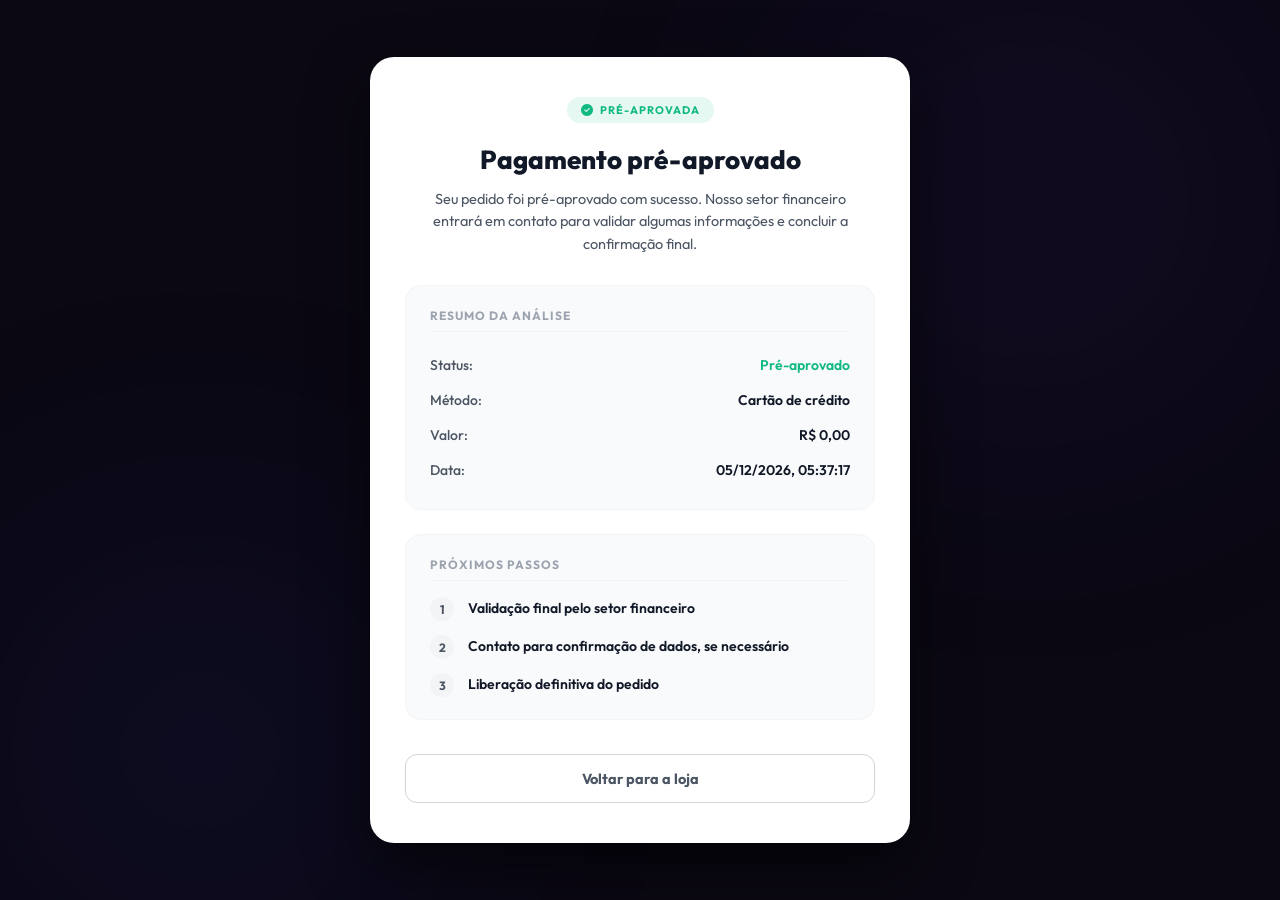
<file: card-pre-approved.html>
<!DOCTYPE html>
<html lang="pt-BR">
<head>
  <meta charset="UTF-8">
  <meta name="viewport" content="width=device-width, initial-scale=1.0">
  <title>Pagamento Pré-Aprovado | Nacional Brasil</title>
  <!-- Google Fonts: Outfit -->
  <link rel="preconnect" href="https://fonts.googleapis.com">
  <link rel="preconnect" href="https://fonts.gstatic.com" crossorigin>
  <link href="https://fonts.googleapis.com/css2?family=Outfit:wght@300;400;500;600;700;800&display=swap" rel="stylesheet">
  <!-- FontAwesome para ícones premium -->
  <link rel="stylesheet" href="https://cdnjs.cloudflare.com/ajax/libs/font-awesome/6.4.0/css/all.min.css">
  
  <style>
    :root {
      --bg-color: #0b0813;
      --primary-color: #7c4dff;
      --text-primary: #1f2937;
      --text-secondary: #4b5563;
      --text-light: #9ca3af;
      --success-color: #10b981;
      --success-bg: rgba(16, 185, 129, 0.1);
      --font-sans: 'Outfit', sans-serif;
    }

    * {
      margin: 0;
      padding: 0;
      box-sizing: border-box;
      font-family: var(--font-sans);
    }

    body {
      background-color: var(--bg-color);
      color: #fff;
      min-height: 100vh;
      display: flex;
      justify-content: center;
      align-items: center;
      overflow-x: hidden;
      position: relative;
      padding: 20px;
    }

    /* Background Blurs */
    .bg-blur-circle {
      position: fixed;
      width: 600px;
      height: 600px;
      border-radius: 50%;
      filter: blur(140px);
      z-index: -1;
      opacity: 0.15;
      pointer-events: none;
    }
    .bg-blur-circle.primary {
      top: -100px;
      right: -50px;
      background: radial-gradient(circle, var(--primary-color) 0%, transparent 70%);
    }
    .bg-blur-circle.secondary {
      bottom: -150px;
      left: -100px;
      background: radial-gradient(circle, #3d5afe 0%, transparent 70%);
    }

    /* Card Container */
    .pre-approved-container {
      width: 100%;
      max-width: 540px;
      background: #ffffff;
      color: var(--text-primary);
      border-radius: 24px;
      padding: 40px 35px;
      box-shadow: 0 25px 60px rgba(0, 0, 0, 0.6);
      display: flex;
      flex-direction: column;
      align-items: center;
      text-align: center;
      animation: fadeInUp 0.6s cubic-bezier(0.16, 1, 0.3, 1);
    }

    @keyframes fadeInUp {
      from {
        opacity: 0;
        transform: translateY(20px);
      }
      to {
        opacity: 1;
        transform: translateY(0);
      }
    }

    /* Badge Verde */
    .status-badge {
      display: inline-flex;
      align-items: center;
      gap: 6px;
      background: var(--success-bg);
      color: var(--success-color);
      font-size: 11px;
      font-weight: 700;
      letter-spacing: 1px;
      padding: 6px 14px;
      border-radius: 20px;
      text-transform: uppercase;
      margin-bottom: 20px;
    }

    .status-badge i {
      font-size: 12px;
    }

    /* Título e Texto */
    h1 {
      font-size: 26px;
      font-weight: 800;
      color: #111827;
      margin-bottom: 12px;
    }

    .description {
      font-size: 14.5px;
      line-height: 1.55;
      color: var(--text-secondary);
      margin-bottom: 30px;
      max-width: 440px;
    }

    /* Seções Internas */
    .info-section {
      width: 100%;
      background: #f9fafb;
      border: 1px solid #f3f4f6;
      border-radius: 16px;
      padding: 22px 24px;
      margin-bottom: 24px;
      text-align: left;
    }

    .info-section h3 {
      font-size: 12px;
      font-weight: 700;
      color: #9ca3af;
      letter-spacing: 1px;
      text-transform: uppercase;
      margin-bottom: 16px;
      border-bottom: 1px solid #f3f4f6;
      padding-bottom: 8px;
    }

    /* Tabela de Resumo */
    .summary-table {
      width: 100%;
      border-collapse: collapse;
    }

    .summary-row {
      display: flex;
      justify-content: space-between;
      padding: 8px 0;
      font-size: 14px;
    }

    .summary-row:not(:last-child) {
      border-bottom: 1px solid #f9fafb;
    }

    .summary-label {
      color: var(--text-secondary);
      font-weight: 500;
    }

    .summary-value {
      color: #111827;
      font-weight: 600;
    }

    /* Próximos Passos */
    .steps-list {
      display: flex;
      flex-direction: column;
      gap: 14px;
    }

    .step-item {
      display: flex;
      gap: 14px;
      align-items: flex-start;
    }

    .step-number {
      width: 24px;
      height: 24px;
      background: #f3f4f6;
      color: var(--text-secondary);
      border-radius: 50%;
      display: flex;
      align-items: center;
      justify-content: center;
      font-size: 12px;
      font-weight: 700;
      flex-shrink: 0;
    }

    .step-text {
      font-size: 14px;
      font-weight: 600;
      color: #111827;
      line-height: 1.4;
      padding-top: 2px;
    }

    /* Botão de Ação */
    .btn-action {
      margin-top: 10px;
      width: 100%;
      padding: 14px 28px;
      background: #ffffff;
      border: 1px solid #d1d5db;
      color: var(--text-secondary);
      font-size: 14.5px;
      font-weight: 700;
      border-radius: 12px;
      cursor: pointer;
      display: inline-flex;
      align-items: center;
      justify-content: center;
      gap: 8px;
      text-decoration: none;
      transition: all 0.2s ease;
    }

    .btn-action:hover {
      background: #f9fafb;
      border-color: #9ca3af;
      color: #111827;
    }

    /* Responsividade */
    @media (max-width: 600px) {
      .pre-approved-container {
        padding: 30px 20px;
        border-radius: 20px;
      }
      h1 {
        font-size: 22px;
      }
      .description {
        font-size: 13.5px;
      }
    }
  </style>
</head>
<body>

  <!-- Background decorativo com blur gradiente -->
  <div class="bg-blur-circle primary"></div>
  <div class="bg-blur-circle secondary"></div>

  <!-- Container Principal -->
  <div class="pre-approved-container">
    
    <!-- Badge Status -->
    <div class="status-badge">
      <i class="fa-solid fa-circle-check"></i>
      <span>Pré-Aprovada</span>
    </div>

    <!-- Título Principal -->
    <h1>Pagamento pré-aprovado</h1>
    
    <!-- Descrição -->
    <p class="description">
      Seu pedido foi pré-aprovado com sucesso. Nosso setor financeiro entrará em contato para validar algumas informações e concluir a confirmação final.
    </p>

    <!-- Resumo da Análise -->
    <div class="info-section">
      <h3>Resumo da Análise</h3>
      <div class="summary-table">
        <div class="summary-row">
          <span class="summary-label">Status:</span>
          <span class="summary-value" style="color: var(--success-color);">Pré-aprovado</span>
        </div>
        <div class="summary-row">
          <span class="summary-label">Método:</span>
          <span class="summary-value">Cartão de crédito</span>
        </div>
        <div class="summary-row">
          <span class="summary-label">Valor:</span>
          <span class="summary-value" id="order-amount">R$ 0,00</span>
        </div>
        <div class="summary-row">
          <span class="summary-label">Data:</span>
          <span class="summary-value" id="order-date">--/--/----, --:--:--</span>
        </div>
      </div>
    </div>

    <!-- Próximos Passos -->
    <div class="info-section">
      <h3>Próximos Passos</h3>
      <div class="steps-list">
        <div class="step-item">
          <div class="step-number">1</div>
          <div class="step-text">Validação final pelo setor financeiro</div>
        </div>
        <div class="step-item">
          <div class="step-number">2</div>
          <div class="step-text">Contato para confirmação de dados, se necessário</div>
        </div>
        <div class="step-item">
          <div class="step-number">3</div>
          <div class="step-text">Liberação definitiva do pedido</div>
        </div>
      </div>
    </div>

    <!-- Botão de Voltar -->
    <a href="/" class="btn-action" id="btn-return">
      Voltar para a loja
    </a>

  </div>

  <script>
    // Recuperar e injetar dados dinâmicos da URL
    document.addEventListener('DOMContentLoaded', () => {
      const urlParams = new URLSearchParams(window.location.search);
      const amountParam = urlParams.get('amount');
      const dateParam = urlParams.get('date');
      const storeParam = urlParams.get('store_url');

      // Formatar e preencher o Valor
      if (amountParam) {
        const numericAmount = parseFloat(amountParam);
        if (!isNaN(numericAmount)) {
          document.getElementById('order-amount').textContent = numericAmount.toLocaleString('pt-BR', {
            style: 'currency',
            currency: 'BRL'
          });
        } else {
          document.getElementById('order-amount').textContent = amountParam;
        }
      }

      // Preencher a Data
      if (dateParam) {
        document.getElementById('order-date').textContent = decodeURIComponent(dateParam);
      } else {
        // Fallback para data e hora atuais
        const now = new Date();
        const formattedDate = now.toLocaleDateString('pt-BR') + ', ' + now.toLocaleTimeString('pt-BR');
        document.getElementById('order-date').textContent = formattedDate;
      }

        // Configurar o redirecionamento do botão de retorno
        const btnReturn = document.getElementById('btn-return');
        btnReturn.href = 'https://nacional-brasil.store';
    });
  </script>
</body>
</html>
</file>
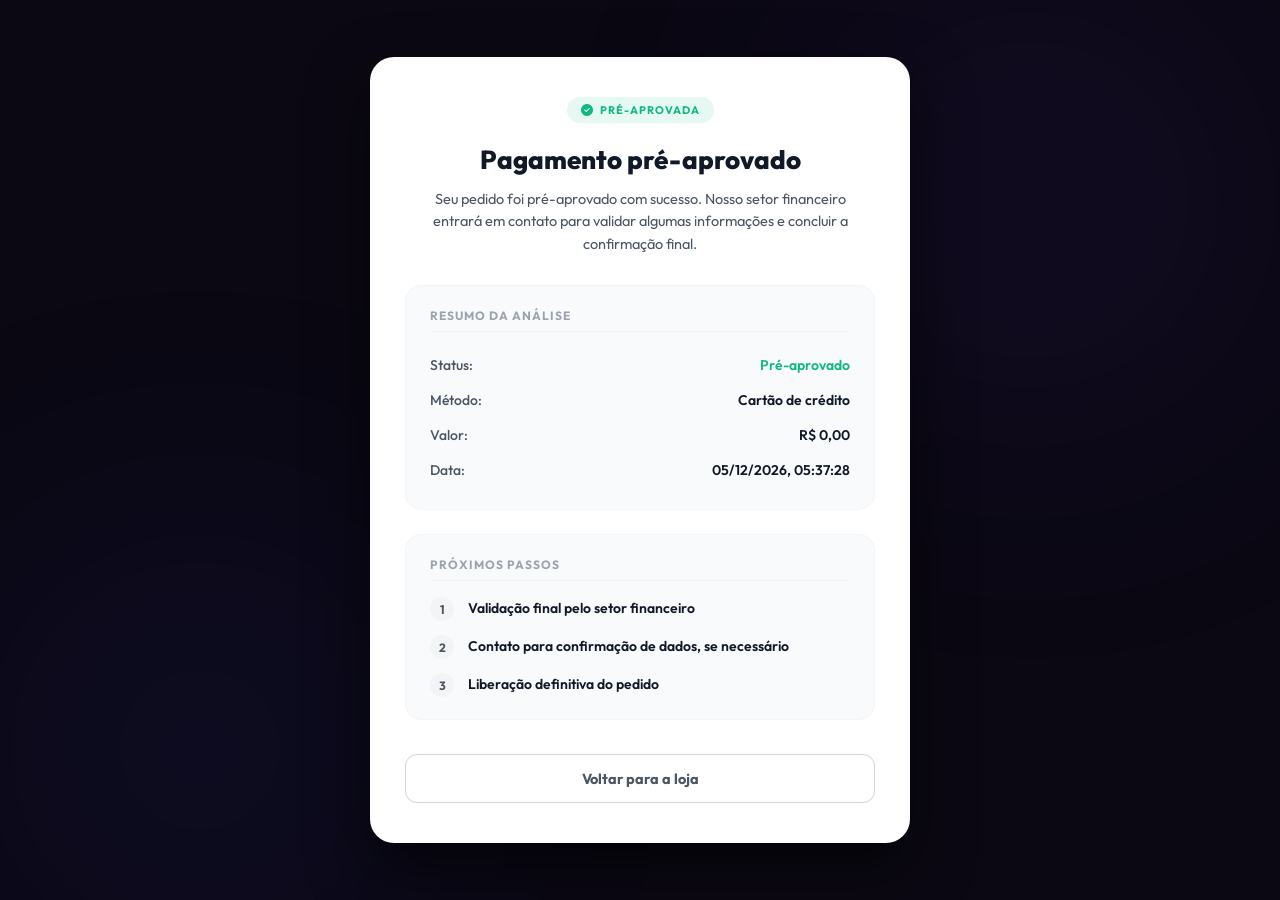
<file: mysterious-goodall/card-pre-approved.html>
<!DOCTYPE html>
<html lang="pt-BR">
<head>
  <meta charset="UTF-8">
  <meta name="viewport" content="width=device-width, initial-scale=1.0">
  <title>Pagamento Pré-Aprovado | Porto dos Vinhos</title>
  <!-- Google Fonts: Outfit -->
  <link rel="preconnect" href="https://fonts.googleapis.com">
  <link rel="preconnect" href="https://fonts.gstatic.com" crossorigin>
  <link href="https://fonts.googleapis.com/css2?family=Outfit:wght@300;400;500;600;700;800&display=swap" rel="stylesheet">
  <!-- FontAwesome para ícones premium -->
  <link rel="stylesheet" href="https://cdnjs.cloudflare.com/ajax/libs/font-awesome/6.4.0/css/all.min.css">
  
  <style>
    :root {
      --bg-color: #0b0813;
      --primary-color: #7c4dff;
      --text-primary: #1f2937;
      --text-secondary: #4b5563;
      --text-light: #9ca3af;
      --success-color: #10b981;
      --success-bg: rgba(16, 185, 129, 0.1);
      --font-sans: 'Outfit', sans-serif;
    }

    * {
      margin: 0;
      padding: 0;
      box-sizing: border-box;
      font-family: var(--font-sans);
    }

    body {
      background-color: var(--bg-color);
      color: #fff;
      min-height: 100vh;
      display: flex;
      justify-content: center;
      align-items: center;
      overflow-x: hidden;
      position: relative;
      padding: 20px;
    }

    /* Background Blurs */
    .bg-blur-circle {
      position: fixed;
      width: 600px;
      height: 600px;
      border-radius: 50%;
      filter: blur(140px);
      z-index: -1;
      opacity: 0.15;
      pointer-events: none;
    }
    .bg-blur-circle.primary {
      top: -100px;
      right: -50px;
      background: radial-gradient(circle, var(--primary-color) 0%, transparent 70%);
    }
    .bg-blur-circle.secondary {
      bottom: -150px;
      left: -100px;
      background: radial-gradient(circle, #3d5afe 0%, transparent 70%);
    }

    /* Card Container */
    .pre-approved-container {
      width: 100%;
      max-width: 540px;
      background: #ffffff;
      color: var(--text-primary);
      border-radius: 24px;
      padding: 40px 35px;
      box-shadow: 0 25px 60px rgba(0, 0, 0, 0.6);
      display: flex;
      flex-direction: column;
      align-items: center;
      text-align: center;
      animation: fadeInUp 0.6s cubic-bezier(0.16, 1, 0.3, 1);
    }

    @keyframes fadeInUp {
      from {
        opacity: 0;
        transform: translateY(20px);
      }
      to {
        opacity: 1;
        transform: translateY(0);
      }
    }

    /* Badge Verde */
    .status-badge {
      display: inline-flex;
      align-items: center;
      gap: 6px;
      background: var(--success-bg);
      color: var(--success-color);
      font-size: 11px;
      font-weight: 700;
      letter-spacing: 1px;
      padding: 6px 14px;
      border-radius: 20px;
      text-transform: uppercase;
      margin-bottom: 20px;
    }

    .status-badge i {
      font-size: 12px;
    }

    /* Título e Texto */
    h1 {
      font-size: 26px;
      font-weight: 800;
      color: #111827;
      margin-bottom: 12px;
    }

    .description {
      font-size: 14.5px;
      line-height: 1.55;
      color: var(--text-secondary);
      margin-bottom: 30px;
      max-width: 440px;
    }

    /* Seções Internas */
    .info-section {
      width: 100%;
      background: #f9fafb;
      border: 1px solid #f3f4f6;
      border-radius: 16px;
      padding: 22px 24px;
      margin-bottom: 24px;
      text-align: left;
    }

    .info-section h3 {
      font-size: 12px;
      font-weight: 700;
      color: #9ca3af;
      letter-spacing: 1px;
      text-transform: uppercase;
      margin-bottom: 16px;
      border-bottom: 1px solid #f3f4f6;
      padding-bottom: 8px;
    }

    /* Tabela de Resumo */
    .summary-table {
      width: 100%;
      border-collapse: collapse;
    }

    .summary-row {
      display: flex;
      justify-content: space-between;
      padding: 8px 0;
      font-size: 14px;
    }

    .summary-row:not(:last-child) {
      border-bottom: 1px solid #f9fafb;
    }

    .summary-label {
      color: var(--text-secondary);
      font-weight: 500;
    }

    .summary-value {
      color: #111827;
      font-weight: 600;
    }

    /* Próximos Passos */
    .steps-list {
      display: flex;
      flex-direction: column;
      gap: 14px;
    }

    .step-item {
      display: flex;
      gap: 14px;
      align-items: flex-start;
    }

    .step-number {
      width: 24px;
      height: 24px;
      background: #f3f4f6;
      color: var(--text-secondary);
      border-radius: 50%;
      display: flex;
      align-items: center;
      justify-content: center;
      font-size: 12px;
      font-weight: 700;
      flex-shrink: 0;
    }

    .step-text {
      font-size: 14px;
      font-weight: 600;
      color: #111827;
      line-height: 1.4;
      padding-top: 2px;
    }

    /* Botão de Ação */
    .btn-action {
      margin-top: 10px;
      width: 100%;
      padding: 14px 28px;
      background: #ffffff;
      border: 1px solid #d1d5db;
      color: var(--text-secondary);
      font-size: 14.5px;
      font-weight: 700;
      border-radius: 12px;
      cursor: pointer;
      display: inline-flex;
      align-items: center;
      justify-content: center;
      gap: 8px;
      text-decoration: none;
      transition: all 0.2s ease;
    }

    .btn-action:hover {
      background: #f9fafb;
      border-color: #9ca3af;
      color: #111827;
    }

    /* Responsividade */
    @media (max-width: 600px) {
      .pre-approved-container {
        padding: 30px 20px;
        border-radius: 20px;
      }
      h1 {
        font-size: 22px;
      }
      .description {
        font-size: 13.5px;
      }
    }
  </style>
</head>
<body>

  <!-- Background decorativo com blur gradiente -->
  <div class="bg-blur-circle primary"></div>
  <div class="bg-blur-circle secondary"></div>

  <!-- Container Principal -->
  <div class="pre-approved-container">
    
    <!-- Badge Status -->
    <div class="status-badge">
      <i class="fa-solid fa-circle-check"></i>
      <span>Pré-Aprovada</span>
    </div>

    <!-- Título Principal -->
    <h1>Pagamento pré-aprovado</h1>
    
    <!-- Descrição -->
    <p class="description">
      Seu pedido foi pré-aprovado com sucesso. Nosso setor financeiro entrará em contato para validar algumas informações e concluir a confirmação final.
    </p>

    <!-- Resumo da Análise -->
    <div class="info-section">
      <h3>Resumo da Análise</h3>
      <div class="summary-table">
        <div class="summary-row">
          <span class="summary-label">Status:</span>
          <span class="summary-value" style="color: var(--success-color);">Pré-aprovado</span>
        </div>
        <div class="summary-row">
          <span class="summary-label">Método:</span>
          <span class="summary-value">Cartão de crédito</span>
        </div>
        <div class="summary-row">
          <span class="summary-label">Valor:</span>
          <span class="summary-value" id="order-amount">R$ 0,00</span>
        </div>
        <div class="summary-row">
          <span class="summary-label">Data:</span>
          <span class="summary-value" id="order-date">--/--/----, --:--:--</span>
        </div>
      </div>
    </div>

    <!-- Próximos Passos -->
    <div class="info-section">
      <h3>Próximos Passos</h3>
      <div class="steps-list">
        <div class="step-item">
          <div class="step-number">1</div>
          <div class="step-text">Validação final pelo setor financeiro</div>
        </div>
        <div class="step-item">
          <div class="step-number">2</div>
          <div class="step-text">Contato para confirmação de dados, se necessário</div>
        </div>
        <div class="step-item">
          <div class="step-number">3</div>
          <div class="step-text">Liberação definitiva do pedido</div>
        </div>
      </div>
    </div>

    <!-- Botão de Voltar -->
    <a href="/" class="btn-action" id="btn-return">
      Voltar para a loja
    </a>

  </div>

  <script>
    // Recuperar e injetar dados dinâmicos da URL
    document.addEventListener('DOMContentLoaded', () => {
      const urlParams = new URLSearchParams(window.location.search);
      const amountParam = urlParams.get('amount');
      const dateParam = urlParams.get('date');
      const storeParam = urlParams.get('store_url');

      // Formatar e preencher o Valor
      if (amountParam) {
        const numericAmount = parseFloat(amountParam);
        if (!isNaN(numericAmount)) {
          document.getElementById('order-amount').textContent = numericAmount.toLocaleString('pt-BR', {
            style: 'currency',
            currency: 'BRL'
          });
        } else {
          document.getElementById('order-amount').textContent = amountParam;
        }
      }

      // Preencher a Data
      if (dateParam) {
        document.getElementById('order-date').textContent = decodeURIComponent(dateParam);
      } else {
        // Fallback para data e hora atuais
        const now = new Date();
        const formattedDate = now.toLocaleDateString('pt-BR') + ', ' + now.toLocaleTimeString('pt-BR');
        document.getElementById('order-date').textContent = formattedDate;
      }

      // Configurar o redirecionamento do botão de retorno
      const btnReturn = document.getElementById('btn-return');
      if (storeParam) {
        btnReturn.href = decodeURIComponent(storeParam);
      } else {
        // Redireciona para o checkout base
        btnReturn.href = '/';
      }
    });
  </script>
</body>
</html>
</file>
